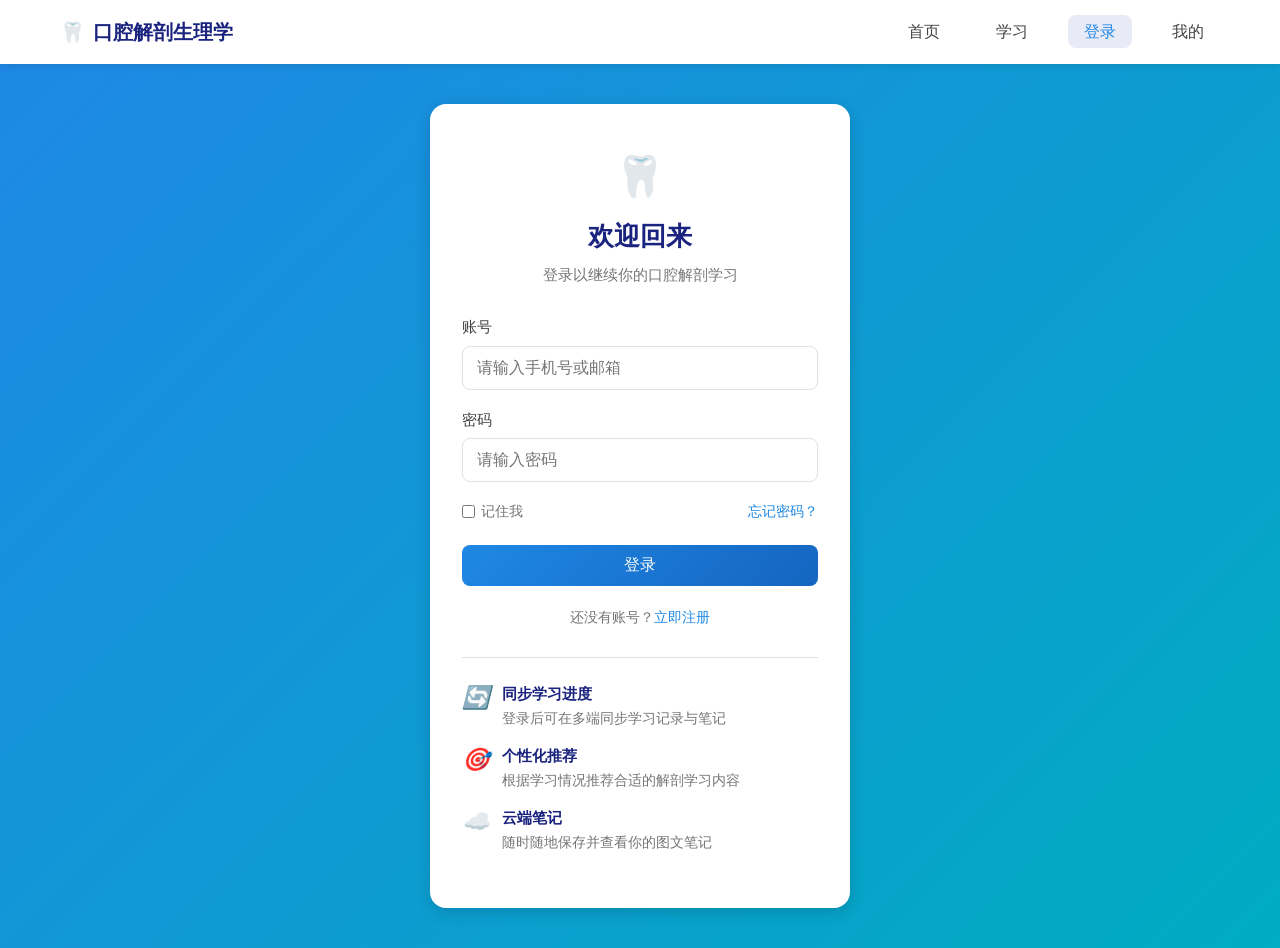
<file: login/login.html>
<!DOCTYPE html>
<html lang="zh-CN">

<head>
  <meta charset="UTF-8">
  <meta name="viewport" content="width=device-width, initial-scale=1.0">
  <title>登录 - 口腔解剖生理学</title>
  <link rel="stylesheet" href="login.css">
</head>

<body>
  <nav class="navbar">
    <div class="navbar-container">
      <a href="../index/index.html" class="navbar-brand">
        <span>🦷</span>
        <span>口腔解剖生理学</span>
      </a>
      <button class="navbar-toggle" id="navbarToggle">☰</button>
      <ul class="navbar-nav" id="navbarNav">
        <li class="nav-item">
          <a href="../index/index.html" class="nav-link">首页</a>
        </li>
        <li class="nav-item">
          <a href="learn.html" class="nav-link">学习</a>
        </li>
        <li class="nav-item">
          <a href="login.html" class="nav-link active">登录</a>
        </li>
        <li class="nav-item">
          <a href="my.html" class="nav-link">我的</a>
        </li>
      </ul>
    </div>
  </nav>

  <main class="login-wrapper">
    <div class="login-card">
      <div class="login-header">
        <div class="login-logo">🦷</div>
        <h1 class="login-title">欢迎回来</h1>
        <p class="login-subtitle">登录以继续你的口腔解剖学习</p>
      </div>

      <form id="loginForm">
        <div class="form-group">
          <label class="form-label" for="username">账号</label>
          <input class="form-input" type="text" id="username" name="username" placeholder="请输入手机号或邮箱"
            autocomplete="username">
        </div>
        <div class="form-group">
          <label class="form-label" for="password">密码</label>
          <input class="form-input" type="password" id="password" name="password" placeholder="请输入密码"
            autocomplete="current-password">
        </div>
        <div class="form-options">
          <label class="form-check">
            <input type="checkbox" id="remember" name="remember">
            <span>记住我</span>
          </label>
          <a href="#" class="form-link">忘记密码？</a>
        </div>
        <button type="submit" class="btn btn-primary btn-block">登录</button>
      </form>

      <p class="login-footer">还没有账号？<a href="#" class="form-link">立即注册</a></p>

      <div class="benefits" id="benefits"></div>
    </div>
  </main>

  <script src="login.js"></script>
  <script>
    (function () {
      const { loginBenefits } = window.loginData;

      document.getElementById('navbarToggle').addEventListener('click', function () {
        document.getElementById('navbarNav').classList.toggle('active');
      });

      document.getElementById('benefits').innerHTML = loginBenefits.map(item => `
        <div class="benefit-item">
          <i>${item.icon}</i>
          <div>
            <h4>${item.title}</h4>
            <p>${item.description}</p>
          </div>
        </div>
      `).join('');

      document.getElementById('loginForm').addEventListener('submit', function (e) {
        e.preventDefault();
        const username = document.getElementById('username').value.trim();
        const password = document.getElementById('password').value;
        if (!username || !password) {
          alert('请输入账号和密码');
          return;
        }
        alert('登录功能待接入后端');
      });
    })();
  </script>
</body>

</html>
</file>
<file: login/login.css>
* {
  margin: 0;
  padding: 0;
  box-sizing: border-box;
}

:root {
  --primary-color: #1e88e5;
  --primary-light: #42a5f5;
  --primary-dark: #1565c0;
  --secondary-color: #00acc1;
  --accent-color: #ff7043;
  --success-color: #43a047;
  --warning-color: #fb8c00;
  --danger-color: #e53935;
  --text-primary: #1a237e;
  --text-secondary: #424242;
  --text-muted: #757575;
  --bg-primary: #ffffff;
  --bg-secondary: #f5f5f5;
  --bg-tertiary: #e8eaf6;
  --border-color: #e0e0e0;
  --shadow: 0 2px 8px rgba(0, 0, 0, 0.1);
  --shadow-lg: 0 4px 16px rgba(0, 0, 0, 0.15);
}

html {
  font-size: 16px;
}

body {
  font-family: -apple-system, BlinkMacSystemFont, 'Segoe UI', Roboto, 'Helvetica Neue', Arial, sans-serif;
  color: var(--text-secondary);
  background-color: var(--bg-secondary);
  line-height: 1.6;
}

.container {
  max-width: 1200px;
  margin: 0 auto;
  padding: 0 20px;
}

.btn {
  display: inline-flex;
  align-items: center;
  justify-content: center;
  padding: 10px 24px;
  border: none;
  border-radius: 8px;
  font-size: 1rem;
  font-weight: 500;
  cursor: pointer;
  transition: all 0.3s ease;
  text-decoration: none;
}

.btn-primary {
  background: linear-gradient(135deg, var(--primary-color), var(--primary-dark));
  color: white;
}

.btn-primary:hover {
  transform: translateY(-2px);
  box-shadow: var(--shadow-lg);
}

.btn-block {
  width: 100%;
}

.navbar {
  background-color: var(--bg-primary);
  box-shadow: var(--shadow);
  position: sticky;
  top: 0;
  z-index: 1000;
}

.navbar-container {
  max-width: 1200px;
  margin: 0 auto;
  padding: 0 20px;
  display: flex;
  align-items: center;
  justify-content: space-between;
  height: 64px;
}

.navbar-brand {
  display: flex;
  align-items: center;
  text-decoration: none;
  color: var(--text-primary);
  font-weight: 700;
  font-size: 1.25rem;
}

.navbar-brand span {
  margin-right: 8px;
}

.navbar-nav {
  display: flex;
  list-style: none;
}

.nav-item {
  margin-left: 24px;
}

.nav-link {
  text-decoration: none;
  color: var(--text-secondary);
  font-weight: 500;
  padding: 8px 16px;
  border-radius: 8px;
  transition: all 0.3s ease;
}

.nav-link:hover,
.nav-link.active {
  color: var(--primary-color);
  background-color: var(--bg-tertiary);
}

.navbar-toggle {
  display: none;
  background: none;
  border: none;
  font-size: 1.5rem;
  cursor: pointer;
}

.login-wrapper {
  min-height: calc(100vh - 64px);
  display: flex;
  align-items: center;
  justify-content: center;
  padding: 40px 20px;
  background: linear-gradient(135deg, var(--primary-color) 0%, var(--secondary-color) 100%);
}

.login-card {
  width: 100%;
  max-width: 420px;
  background-color: var(--bg-primary);
  border-radius: 16px;
  box-shadow: var(--shadow-lg);
  padding: 40px 32px;
}

.login-header {
  text-align: center;
  margin-bottom: 28px;
}

.login-logo {
  font-size: 2.5rem;
  margin-bottom: 8px;
}

.login-title {
  font-size: 1.6rem;
  font-weight: 700;
  color: var(--text-primary);
  margin-bottom: 6px;
}

.login-subtitle {
  font-size: 0.95rem;
  color: var(--text-muted);
}

.form-group {
  margin-bottom: 18px;
}

.form-label {
  display: block;
  font-size: 0.95rem;
  font-weight: 500;
  color: var(--text-secondary);
  margin-bottom: 6px;
}

.form-input {
  width: 100%;
  padding: 12px 14px;
  border: 1px solid var(--border-color);
  border-radius: 8px;
  font-size: 1rem;
  color: var(--text-secondary);
  transition: border-color 0.3s ease, box-shadow 0.3s ease;
}

.form-input:focus {
  outline: none;
  border-color: var(--primary-color);
  box-shadow: 0 0 0 3px rgba(30, 136, 229, 0.15);
}

.form-options {
  display: flex;
  align-items: center;
  justify-content: space-between;
  margin-bottom: 22px;
  font-size: 0.9rem;
}

.form-check {
  display: flex;
  align-items: center;
  gap: 6px;
  color: var(--text-muted);
}

.form-link {
  color: var(--primary-color);
  text-decoration: none;
}

.form-link:hover {
  text-decoration: underline;
}

.login-footer {
  text-align: center;
  margin-top: 20px;
  font-size: 0.9rem;
  color: var(--text-muted);
}

.benefits {
  margin-top: 28px;
  padding-top: 24px;
  border-top: 1px solid var(--border-color);
}

.benefit-item {
  display: flex;
  align-items: flex-start;
  gap: 12px;
  margin-bottom: 14px;
}

.benefit-item i {
  font-size: 1.4rem;
  line-height: 1.4;
}

.benefit-item h4 {
  font-size: 0.95rem;
  color: var(--text-primary);
  margin-bottom: 2px;
}

.benefit-item p {
  font-size: 0.85rem;
  color: var(--text-muted);
}

@media (max-width: 768px) {
  .navbar-nav {
    display: none;
    flex-direction: column;
    position: absolute;
    top: 64px;
    left: 0;
    right: 0;
    background-color: white;
    box-shadow: var(--shadow);
    padding: 16px;
  }

  .navbar-nav.active {
    display: flex;
  }

  .nav-item {
    margin-left: 0;
    margin-bottom: 8px;
  }

  .nav-link {
    display: block;
  }

  .navbar-toggle {
    display: block;
  }
}

@media (max-width: 480px) {
  .login-card {
    padding: 32px 20px;
  }

  .login-title {
    font-size: 1.4rem;
  }
}
</file>
